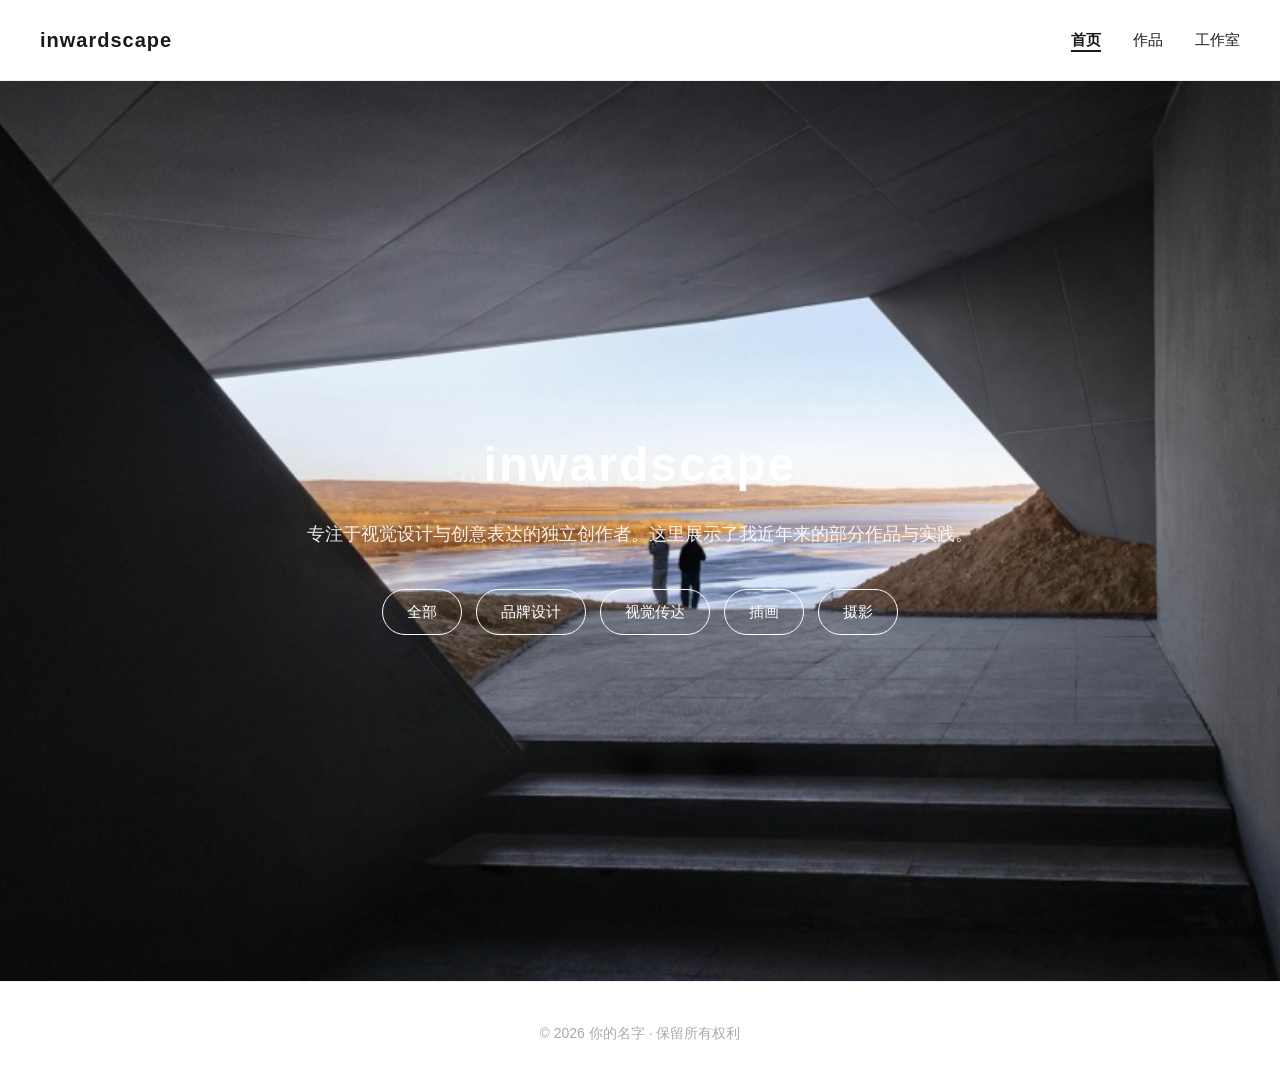
<file: index.html>
<!DOCTYPE html>
<html lang="zh-CN">
<head>
    <meta charset="UTF-8">
    <meta name="viewport" content="width=device-width, initial-scale=1.0">
    <title>inwardscape</title>
    <link rel="stylesheet" href="css/style.css">
</head>
<body>

    <!-- 导航栏 -->
    <nav class="navbar">
        <div class="nav-brand">inwardscape</div>
        <ul class="nav-links">
            <li><a href="index.html" class="active">首页</a></li>
            <li><a href="works.html">作品</a></li>
            <li><a href="studio.html">工作室</a></li>
        </ul>
    </nav>


<!-- 首页全屏氛围图 + 内容叠加 -->
<section class="hero-fullscreen">
    <!-- 底层：氛围图 -->
    <div class="hero-bg">
        <img src="images/hero.jpg" alt="氛围图">
    </div>

    <!-- 顶层：文字和分类导航 -->
    <div class="hero-content">
        <h1>inwardscape</h1>
        <p>专注于视觉设计与创意表达的独立创作者。这里展示了我近年来的部分作品与实践。</p>
        <div class="hero-categories">
            <a href="works.html" class="category-btn">全部</a>
            <a href="works.html" class="category-btn">品牌设计</a>
            <a href="works.html" class="category-btn">视觉传达</a>
            <a href="works.html" class="category-btn">插画</a>
            <a href="works.html" class="category-btn">摄影</a>
        </div>
    </div>
</section>

    <!-- 页脚 -->
    <footer class="footer">
        <p>© 2026 你的名字 · 保留所有权利</p>
    </footer>

</body>
</html>
</file>
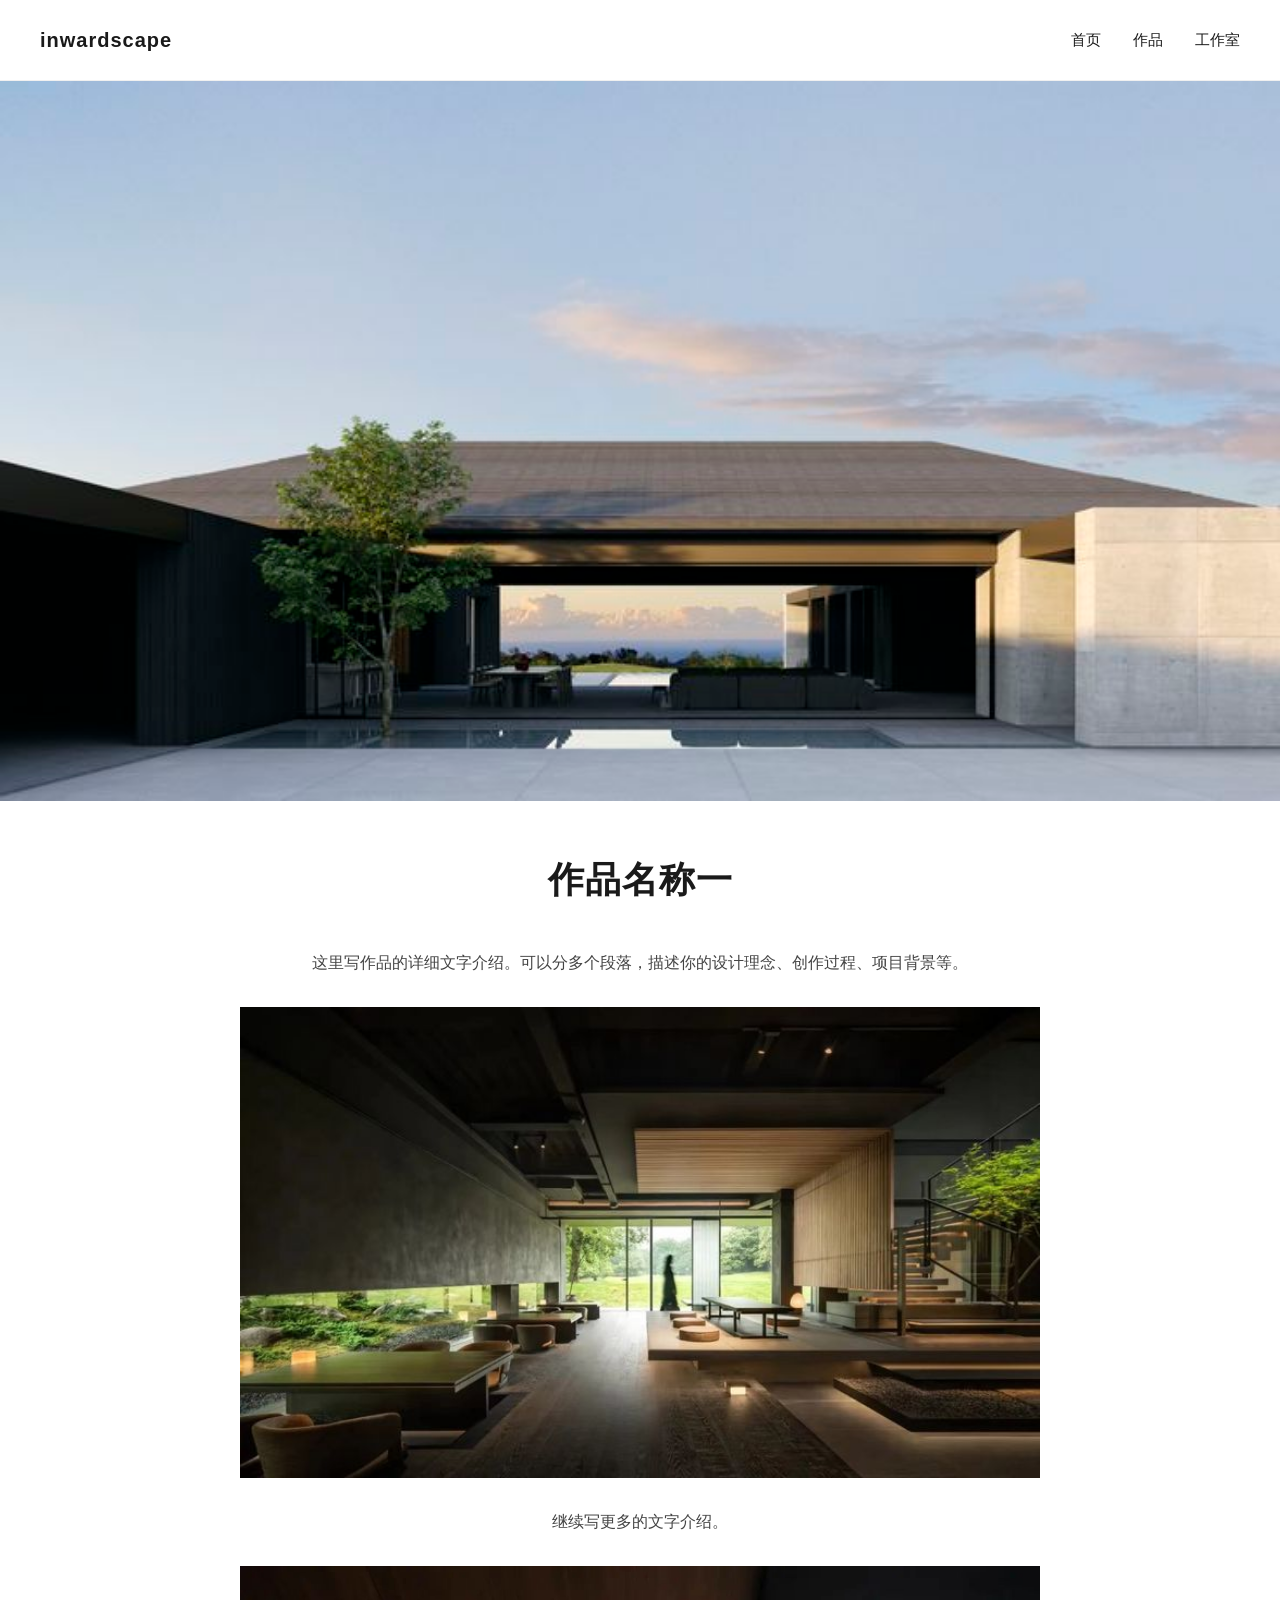
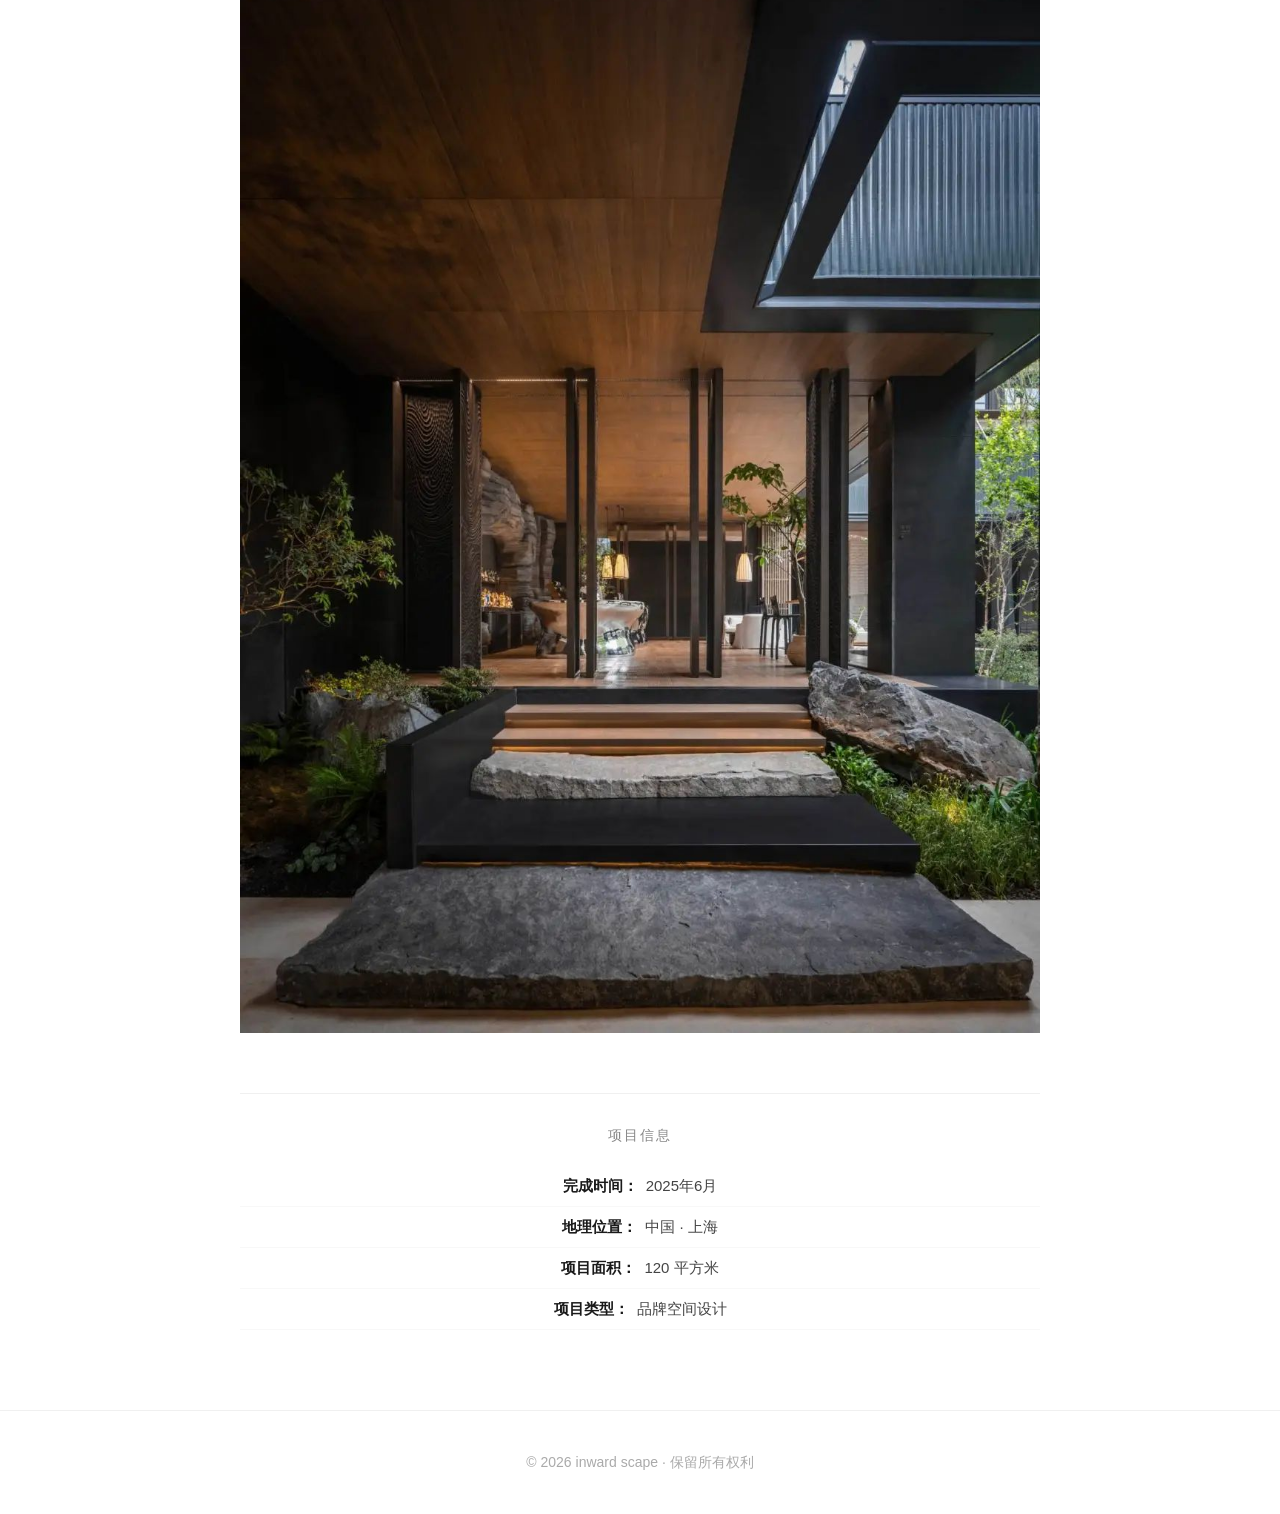
<file: detail.html>
<!DOCTYPE html>
<html lang="zh-CN">
<head>
    <meta charset="UTF-8">
    <meta name="viewport" content="width=device-width, initial-scale=1.0">
    <title>inwardscape | 作品详情</title>
    <link rel="stylesheet" href="css/style.css">
</head>
<body>

        <!-- 导航栏 -->
    <nav class="navbar">
        <div class="nav-brand">inwardscape</div>
        <ul class="nav-links">
            <li><a href="index.html">首页</a></li>
            <li><a href="works.html">作品</a></li>
            <li><a href="studio.html">工作室</a></li>
        </ul>
    </nav>

    <!-- 详情页主内容 -->
        <main>
        <!-- 主图区域 -->
        <div class="detail-hero">
            <img src="images/detail-hero.jpg" alt="作品主图">
        </div>

        <!-- 下方文字与信息 -->
        <div class="container">
            <!-- 作品标题移到这里，与下方文字同处一个容器，实现居中对齐 -->
            <h1 class="detail-title">作品名称一</h1>
            
            <div class="detail-content">
                <p>这里写作品的详细文字介绍。可以分多个段落，描述你的设计理念、创作过程、项目背景等。</p>
                <img src="images/detail-1.jpg" alt="作品细节图1" class="detail-img">
                <p>继续写更多的文字介绍。</p>
                <img src="images/detail-2.jpg" alt="作品细节图2" class="detail-img">
            </div>

            <div class="detail-meta">
                <h2>项目信息</h2>
                <ul>
                    <li><strong>完成时间：</strong>2025年6月</li>
                    <li><strong>地理位置：</strong>中国 · 上海</li>
                    <li><strong>项目面积：</strong>120 平方米</li>
                    <li><strong>项目类型：</strong>品牌空间设计</li>
                </ul>
            </div>
        </div>
    </main>

    <footer class="footer">
        <p>© 2026 inward scape · 保留所有权利</p>
    </footer>

</body>
</html>
</file>
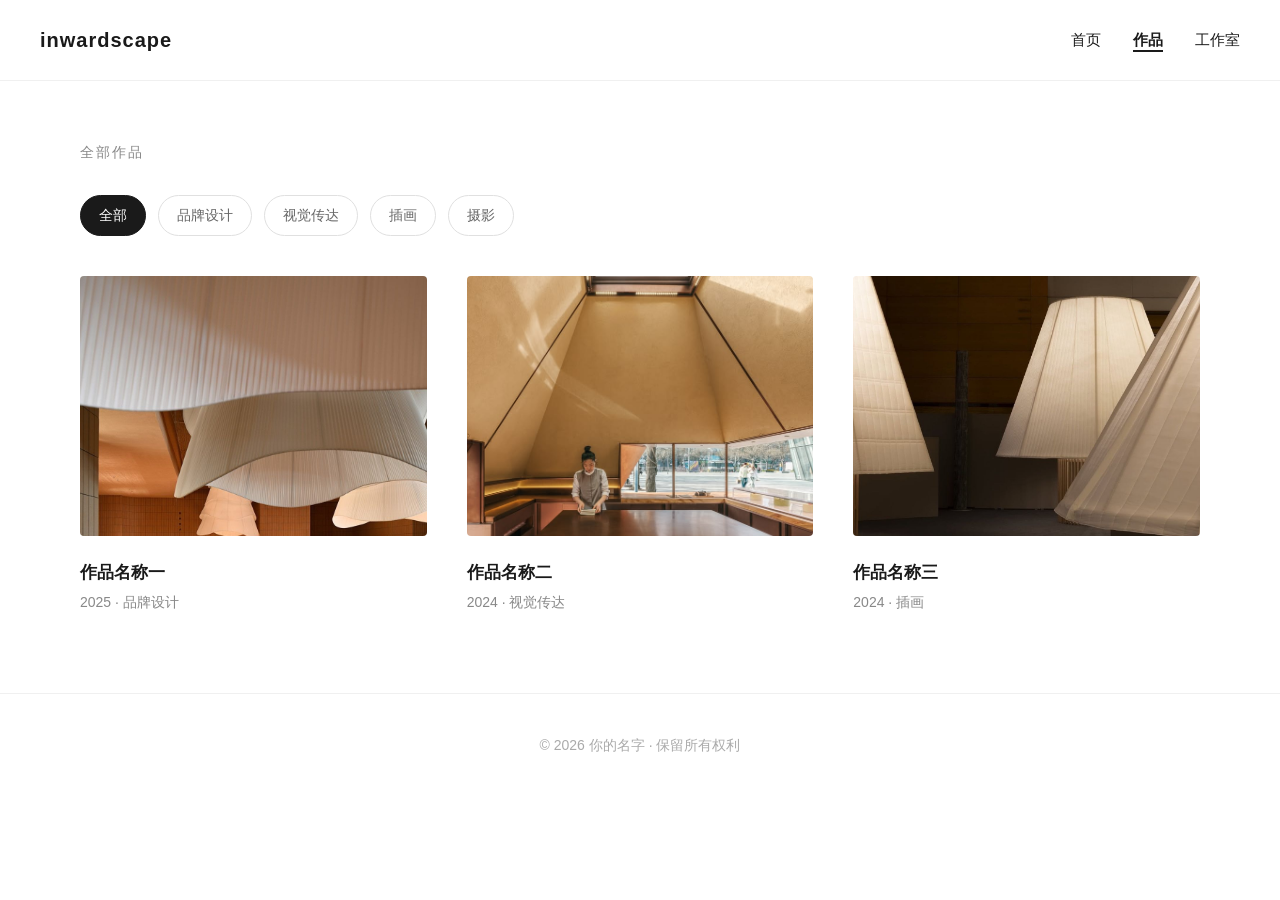
<file: works.html>
<!DOCTYPE html>
<html lang="zh-CN">
<head>
    <meta charset="UTF-8">
    <meta name="viewport" content="width=device-width, initial-scale=1.0">
    <title>inwardscape | 作品</title>
    <link rel="stylesheet" href="css/style.css">
</head>
<body>

    <nav class="navbar">
        <div class="nav-brand">inwardscape</div>
        <ul class="nav-links">
            <li><a href="index.html">首页</a></li>
            <li><a href="works.html" class="active">作品</a></li>
            <li><a href="studio.html">工作室</a></li>
        </ul>
    </nav>

    <div class="container">
        <h2 class="section-title">全部作品</h2>

        <!-- 分类筛选栏：你可以增删这里的关键词 -->
        <div class="filter-bar">
            <a href="#" class="active">全部</a>
            <a href="#">品牌设计</a>
            <a href="#">视觉传达</a>
            <a href="#">插画</a>
            <a href="#">摄影</a>
        </div>

        <!-- 作品列表 -->
        <div class="works-grid">
            <a href="detail.html" class="work-card">
                <img src="images/work1.jpg" alt="作品一">
                <h3>作品名称一</h3>
                <p class="work-meta">2025 · 品牌设计</p>
            </a>
            <a href="detail.html" class="work-card">
                <img src="images/work2.jpg" alt="作品二">
                <h3>作品名称二</h3>
                <p class="work-meta">2024 · 视觉传达</p>
            </a>
            <a href="detail.html" class="work-card">
                <img src="images/work3.jpg" alt="作品三">
                <h3>作品名称三</h3>
                <p class="work-meta">2024 · 插画</p>
            </a>
            <!-- 继续添加更多作品卡片 -->
        </div>
    </div>

    <footer class="footer">
        <p>© 2026 你的名字 · 保留所有权利</p>
    </footer>

</body>
</html>
</file>
<file: css/style.css>
/* 全局基础样式 */
* {
    margin: 0;
    padding: 0;
    box-sizing: border-box;
}

body {
    font-family: -apple-system, BlinkMacSystemFont, "PingFang SC", "Microsoft YaHei", sans-serif;
    color: #1a1a1a;
    background-color: #ffffff;
    line-height: 1.6;
    -webkit-font-smoothing: antialiased;
}

a {
    color: #1a1a1a;
    text-decoration: none;
    transition: opacity 0.2s;
}

a:hover {
    opacity: 0.6;
}

/* 顶部导航栏 */
.navbar {
    display: flex;
    justify-content: space-between;
    align-items: center;
    padding: 24px 40px;
    position: sticky;
    top: 0;
    background: rgba(255, 255, 255, 0.95);
    backdrop-filter: blur(10px);
    z-index: 100;
    border-bottom: 1px solid #f0f0f0;
}

.nav-brand {
    font-size: 20px;
    font-weight: 600;
    letter-spacing: 1px;
}

.nav-links {
    display: flex;
    gap: 32px;
    list-style: none;
}

.nav-links a {
    font-size: 15px;
    font-weight: 400;
}

.nav-links a.active {
    font-weight: 600;
    border-bottom: 2px solid #1a1a1a;
    padding-bottom: 2px;
}

/* 主内容区 */
.container {
    max-width: 1200px;
    margin: 0 auto;
    padding: 0 40px;
}

.section-title {
    font-size: 14px;
    font-weight: 500;
    letter-spacing: 2px;
    text-transform: uppercase;
    color: #888;
    margin-bottom: 32px;
    padding-top: 60px;
}

/* 首页 Hero 区域 */
.hero {
    padding: 120px 0 80px;
    text-align: center;
}

.hero h1 {
    font-size: 48px;
    font-weight: 700;
    letter-spacing: 2px;
    margin-bottom: 16px;
}

.hero p {
    font-size: 18px;
    color: #888;
    max-width: 600px;
    margin: 0 auto;
}

/* 作品网格 */
.works-grid {
    display: grid;
    grid-template-columns: repeat(auto-fill, minmax(320px, 1fr));
    gap: 40px;
    padding-bottom: 80px;
}

.work-card {
    display: block;
}

.work-card img {
    width: 100%;
    aspect-ratio: 4 / 3;
    object-fit: cover;
    border-radius: 4px;
    margin-bottom: 16px;
    background-color: #f5f5f5;
}

.work-card h3 {
    font-size: 17px;
    font-weight: 600;
    margin-bottom: 4px;
}

.work-card .work-meta {
    font-size: 14px;
    color: #888;
}

/* 工作室成员网格 */
.studio-grid {
    display: grid;
    grid-template-columns: repeat(auto-fill, minmax(240px, 1fr));
    gap: 40px;
    padding-bottom: 80px;
}

.studio-member {
    text-align: center;
}

.studio-member img {
    width: 120px;
    height: 120px;
    border-radius: 50%;
    object-fit: cover;
    margin-bottom: 20px;
    background-color: #f5f5f5;
}

.studio-member h3 {
    font-size: 18px;
    font-weight: 600;
    margin-bottom: 4px;
}

.studio-member p {
    font-size: 14px;
    color: #888;
}

/* 分类筛选栏 */
.filter-bar {
    display: flex;
    flex-wrap: wrap;
    gap: 12px;
    padding: 0 0 40px;
}

.filter-bar a {
    font-size: 14px;
    padding: 8px 18px;
    border: 1px solid #e0e0e0;
    border-radius: 100px;
    color: #666;
    transition: all 0.2s;
}

.filter-bar a:hover,
.filter-bar a.active {
    background-color: #1a1a1a;
    color: #ffffff;
    border-color: #1a1a1a;
}

/* 页脚 */
.footer {
    border-top: 1px solid #f0f0f0;
    padding: 40px;
    text-align: center;
    font-size: 14px;
    color: #aaa;
}

/* 响应式：手机端适配 */
@media (max-width: 768px) {
    .hero-categories {
        gap: 10px;
        margin-top: 28px;
    }

    .category-btn {
        font-size: 14px;
        padding: 8px 18px;
    }

    .hero-image {
        padding-bottom: 50px;
    }
    .navbar {
        padding: 18px 20px;
        flex-wrap: wrap;
        gap: 12px;
    }

    .nav-links {
        gap: 20px;
        font-size: 14px;
    }

    .container {
        padding: 0 20px;
    }

    .hero {
        padding: 80px 0 60px;
    }

    .hero h1 {
        font-size: 32px;
    }

    .hero p {
        font-size: 16px;
    }

    .works-grid {
        grid-template-columns: 1fr;
        gap: 32px;
    }

    .section-title {
        padding-top: 40px;
    }
}
/* 首屏分类导航按钮 */
.hero-categories {
    display: flex;
    justify-content: center;
    flex-wrap: wrap;
    gap: 14px;
    margin-top: 40px;
}

.category-btn {
    font-size: 15px;
    padding: 10px 24px;
    border: 1px solid #e0e0e0;
    border-radius: 100px;
    color: #1a1a1a;
    transition: all 0.25s;
}

.category-btn:hover {
    background-color: #1a1a1a;
    color: #ffffff;
    border-color: #1a1a1a;
    opacity: 1;
}

/* 氛围图 */
.hero-image {
    padding-bottom: 80px;
}

.hero-image img {
    width: 100%;
    height: auto;
    display: block;
    border-radius: 8px;
    object-fit: cover;
}
/* ===== 作品详情页样式 ===== */

.back-link {
    display: inline-block;
    margin: 40px 0 20px;
    font-size: 14px;
    color: #888;
}

.back-link:hover {
    color: #1a1a1a;
}

.detail-title {
    font-size: 36px;
    font-weight: 700;
    letter-spacing: 1px;
    margin-bottom: 30px;
}

.detail-hero {
    margin-bottom: 50px;
}

.detail-hero img {
    width: 100%;
    height: auto;
    border-radius: 8px;
    display: block;
}

.detail-content {
    max-width: 800px;
    margin-bottom: 60px;
}

.detail-content p {
    font-size: 16px;
    line-height: 1.8;
    color: #444;
    margin-bottom: 24px;
}

.detail-img {
    width: 100%;
    height: auto;
    border-radius: 8px;
    margin: 30px 0;
    display: block;
}

.detail-meta {
    border-top: 1px solid #f0f0f0;
    padding-top: 30px;
    margin-bottom: 80px;
}

.detail-meta h2 {
    font-size: 14px;
    font-weight: 500;
    letter-spacing: 2px;
    text-transform: uppercase;
    color: #888;
    margin-bottom: 20px;
}

.detail-meta ul {
    list-style: none;
    padding: 0;
}

.detail-meta li {
    font-size: 15px;
    color: #444;
    padding: 8px 0;
    border-bottom: 1px solid #f8f8f8;
}

.detail-meta li strong {
    font-weight: 600;
    color: #1a1a1a;
    margin-right: 8px;
}

/* 手机端适配 */
@media (max-width: 768px) {
    .detail-title {
        font-size: 26px;
    }

    .detail-content p {
        font-size: 15px;
    }

    .back-link {
        margin-top: 20px;
    }
}
/* 详情页主图：全屏无圆角 */
.detail-hero {
    width: 100%;
    margin: 0 0 50px 0; /* 去掉左右的 auto 和 padding，让它彻底贴边 */
    padding: 0;
}

.detail-hero img {
    width: 100%;
    height: auto;
    border-radius: 0; /* 取消圆角 */
    display: block;
}

/* 2. 详情页文字和图片：全部居中放置 */
.detail-content {
    max-width: 800px;
    margin: 0 auto 60px;
    text-align: center; /* 如果想让文字靠左，把这行删掉 */
}

/* 3. 内容块里的图片也要居中 */
.detail-img {
    width: 100%;
    height: auto;
    border-radius: 0;
    margin: 30px auto;
    display: block;
}

/* 4. 项目信息也居中 */
.detail-meta {
    max-width: 800px;
    margin: 0 auto 80px;
    text-align: center; /* 如果想让文字靠左，把这行删掉 */
}
/* 详情页顶部标题容器，与主图宽度保持一致，实现左右对齐 */
.detail-header {
    width: 100%;
    max-width: 1400px; /* 和 .detail-hero 的 max-width 保持一致 */
    margin: 0 auto;
    padding: 0 20px; /* 和 .detail-hero 的 padding 保持一致 */
}
/* 详情页作品标题：居中对齐，并保持和下方内容一致的宽度 */
.detail-title {
    font-size: 36px;
    font-weight: 700;
    letter-spacing: 1px;
    text-align: center; /* 让标题文字居中 */
    max-width: 800px;   /* 与下方文字内容宽度一致 */
    margin: 0 auto 40px; /* 自动居中，且与主图、下方文字保持合适的间距 */
}
/* ===== 首页全屏首屏样式 ===== */
.hero-fullscreen {
    position: relative;
    width: 100%;
    height: 100vh; /* 撑满整个屏幕的高度 */
    display: flex;
    justify-content: center;
    align-items: center;
    overflow: hidden;
}

/* 1. 背景图图层 */
.hero-bg {
    position: absolute;
    top: 0;
    left: 0;
    width: 100%;
    height: 100%;
    z-index: 0; /* 放在最底层 */
}

.hero-bg img {
    width: 100%;
    height: 100%;
    object-fit: cover; /* 保证图片填满屏幕且不变形 */
}

/* 2. 文字内容图层 */
.hero-content {
    position: relative;
    z-index: 1; /* 放在图片上面 */
    text-align: center;
    color: #ffffff; /* 文字改成白色，以便在图片上显示 */
    padding: 0 20px;
    max-width: 800px;
}

.hero-content h1 {
    font-size: 48px;
    margin-bottom: 16px;
    letter-spacing: 2px;
}

.hero-content p {
    font-size: 18px;
    margin-bottom: 40px;
    opacity: 0.9;
}

/* 3. 调整分类按钮样式，让它们适应深色背景 */
.hero-content .category-btn {
    color: #ffffff;
    border-color: #ffffff;
}

.hero-content .category-btn:hover {
    background-color: #ffffff;
    color: #1a1a1a;
    border-color: #ffffff;
}

/* 4. 手机端适配 */
@media (max-width: 768px) {
    .hero-content h1 {
        font-size: 32px;
    }
    .hero-content p {
        font-size: 15px;
        margin-bottom: 30px;
    }
    .hero-fullscreen {
        height: 80vh; /* 手机端不用太高，避免太窄被拉长 */
    }
}
</file>
